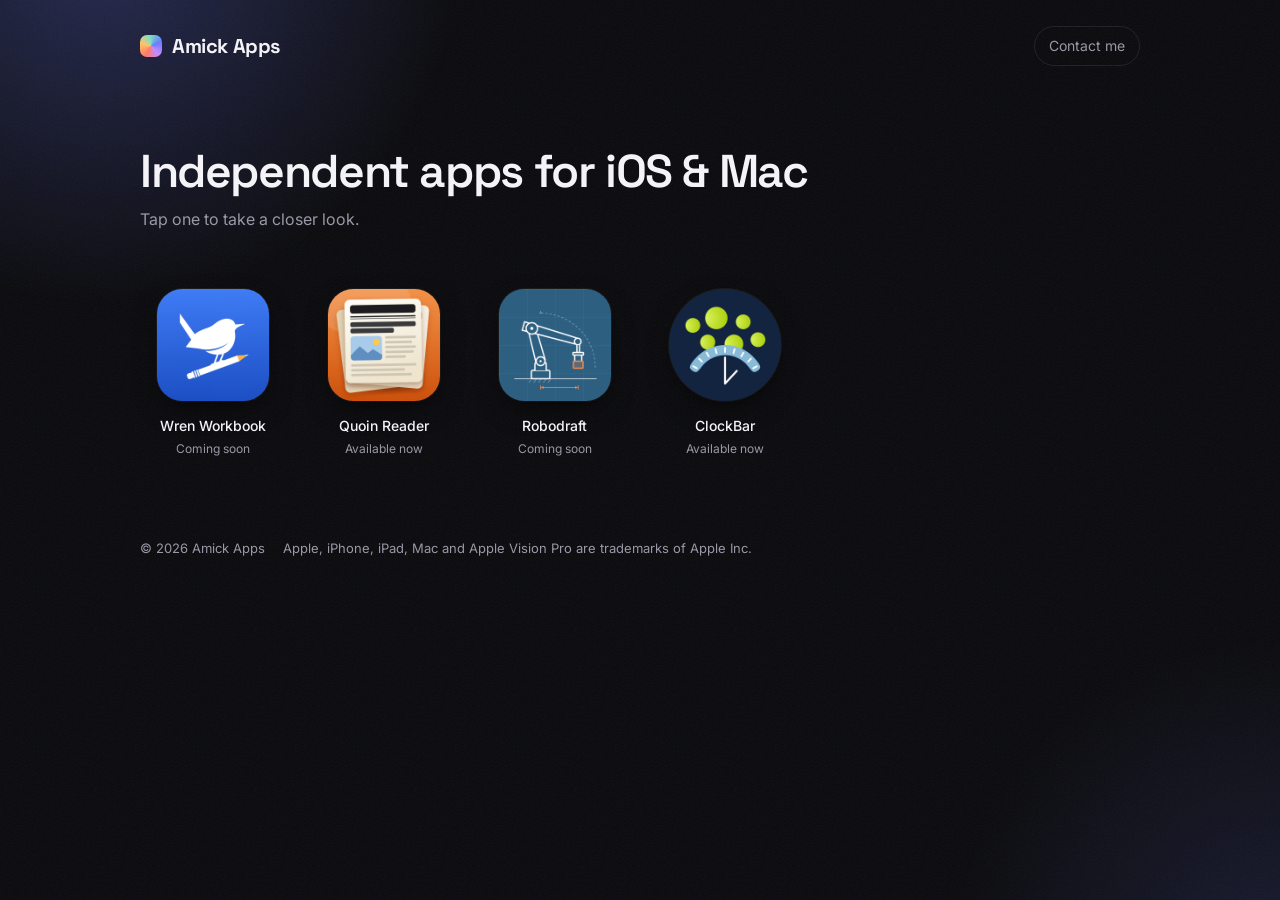
<file: index.html>
<!doctype html>
<html lang="en">
<head>
<meta charset="utf-8">
<meta name="viewport" content="width=device-width, initial-scale=1, viewport-fit=cover">
<title>Amick Apps</title>
<meta name="description" content="Small, carefully made apps for iPhone, iPad, Mac and Apple Vision Pro by Amick Apps.">
<meta name="theme-color" content="#0a0a0d">
<link rel="preconnect" href="https://fonts.googleapis.com">
<link rel="preconnect" href="https://fonts.gstatic.com" crossorigin>
<link href="https://fonts.googleapis.com/css2?family=Inter:wght@400;500;600&family=Space+Grotesk:wght@600;700&display=swap" rel="stylesheet">
<link rel="stylesheet" href="style.css">
</head>
<body>
<div class="ambient"></div>
<div class="grain"></div>

<div class="home" id="home">
  <header class="top" style="padding:0 0 0;max-width:none">
    <a class="wordmark" href="./"><i></i>Amick Apps</a>
    <a class="contact" id="contactTop" href="#">Contact me</a>
  </header>

  <section class="intro" style="margin-top:9vh">
   <!-- <h1>Small apps,<br>made with care.</h1> -->
    <h1>Independent apps for iOS & Mac</h1>
    <p>Tap one to take a closer look.</p>
  </section>

  <nav class="grid" id="grid" aria-label="Apps"></nav>
</div>

<footer id="footer">
  <span>© <span id="year"></span> Amick Apps</span>
  <span>Apple, iPhone, iPad, Mac and Apple Vision Pro are trademarks of Apple Inc.</span>
</footer>

<main class="detail" id="detail" hidden aria-live="polite"></main>

<div class="lightbox" id="lightbox" hidden>
  <button class="lb-close" aria-label="Close">✕</button>
  <button class="lb-nav lb-prev" aria-label="Previous">‹</button>
  <img alt="">
  <button class="lb-nav lb-next" aria-label="Next">›</button>
</div>

<script>
/* ============================================================
   EDIT HERE — everything about your apps lives in this list.
   - icon: swap the inline SVG for '<img src="icons/lunch-bell.png" alt="">' once you have real icons
   - screenshots: one set per device — shots("iPhone", 1218 / 560, "shots/myapp-iphone", 6)
     loads shots/myapp-iphone-1.jpg … -6.jpg (the ratio is image height / width)
   - appStore: paste the App Store link when the app goes live
   ============================================================ */
const SUPPORT_EMAIL = "support@amick.app";

// Which apps appear on the site, in order. Add an id back to show it again.
const SHOW = ["wren-workbook", "quoin-reader", "robodraft", "clockbar"];

// Builds a device's screenshot set: shots/<prefix>-1.jpg, -2.jpg, …
const shots = (device, ratio, prefix, count) =>
  ({ device, ratio, files: Array.from({ length: count }, (_, i) => `${prefix}-${i + 1}.jpg`) });

const allApps = [
  {
    id: "wren-workbook", name: "Wren Workbook", color: "#3f7cf5",
    tagline: "Notes and to-dos, one project at a time.",
    status: "Coming soon", platforms: ["iPhone", "iPhone Duo", "iPad"],
    features: [
      ["Notes that make to-dos", "Start a line with [ ] in any note and it becomes a to-do in that project's list, linked back to the note."],
      ["A clear Today", "What's due from every project in one list, late items first, with Upcoming for the weeks ahead."],
      ["Sketch with Apple Pencil", "Draw boxes beside your handwriting and Find To-Dos turns them into to-dos, read on your device."],
      ["Sync your way", "iCloud with no setup, your own free server for a web app and a Claude connector, or just this device."],
    ],
    privacy: "No accounts, ads, analytics or tracking. Your notes and to-dos stay on your device and go only where you choose: your own iCloud, your own server, or nowhere. I never see them.",
    screenshots: [
      shots("iPhone", 1216 / 560, "shots/wren-iphone", 6),
      shots("iPhone Duo", 985 / 1400, "shots/wren-duo", 4),
      shots("iPad", 1050 / 1400, "shots/wren-ipad", 4),
    ],
    appStore: "",
    icon: `<img src="icons/wren-workbook.png" alt="">`
  },
  {
    id: "lunch-bell", name: "Lunch Bell", color: "#ff7a66",
    tagline: "Today's school lunch, right on your Home Screen.",
    status: "Coming soon", platforms: ["iPhone"],
    features: [
      ["Find your school", "Pick your district and school once — Lunch Bell remembers it."],
      ["Lunch at a glance", "A Home Screen widget shows today's menu without opening anything."],
      ["The week ahead", "Peek at upcoming days so there are no Monday-morning surprises."],
    ],
    privacy: "Your district and school are saved on your device. Menus come from LINQ Connect, which sees a standard web request. No accounts, no tracking.",
    screenshots: [], appStore: "",
    icon: `<svg viewBox="0 0 100 100"><rect width="100" height="100" fill="#ff7a66"/><rect x="16" y="20" width="68" height="60" rx="12" fill="#fff3df"/><rect x="22" y="26" width="34" height="48" rx="7" fill="#f6e2c2"/><rect x="60" y="26" width="18" height="22" rx="6" fill="#f6e2c2"/><rect x="60" y="52" width="18" height="22" rx="6" fill="#f6e2c2"/><path d="M26 62 L39 34 L52 62 Z" fill="#e9b26b"/><path d="M28.5 57 L39 39 L49.5 57" fill="none" stroke="#7bbf6a" stroke-width="3.5" stroke-linejoin="round"/><circle cx="69" cy="37" r="7" fill="#e24b3b"/><path d="M69 30 q2 -4 5 -3" stroke="#5a8f3d" stroke-width="2" fill="none" stroke-linecap="round"/><circle cx="66" cy="60" r="3.5" fill="#ffb347"/><circle cx="72" cy="66" r="3.5" fill="#ffb347"/></svg>`
  },
  {
    id: "quoin-reader", name: "Quoin Reader", color: "#ee7a33",
    tagline: "A Newspaper-style RSS Reader.",
    status: "Available now", platforms: ["iPhone", "iPhone Duo", "iPad", "Mac"],
    features: [
      ["Newspaper layout", "On iPad, iPhone Duo, and Mac, feeds are displayed in multiple columns."],
      ["Weather at a glance", "A masthead with the weather."],
      ["The Briefing", "A quick summary card of what's new across your feeds."],
      ["Filler filter", "Clickbait and filler get filtered on-device with Apple Intelligence."],
    ],
    privacy: "No accounts, ads, analytics or tracking. Your feeds, articles and settings stay on your device, and The Briefing and smart filters run on Apple's on-device model.",
    screenshots: [
      shots("iPhone", 1218 / 560, "shots/quoin-iphone", 6),
      shots("iPhone Duo", 1137 / 800, "shots/quoin-duo", 6),
      shots("iPad", 1050 / 1400, "shots/quoin-ipad", 4),
    ],
    appStore: "https://apps.apple.com/us/app/quoin-reader/id6822760577",
    icon: `<img src="icons/quoin-reader.png" alt="">`
  },
  {
    id: "clockbar", name: "ClockBar", color: "#a9d62f", round: true,
    tagline: "Time and weather at a glance — a menu-bar-style clock for Apple Vision Pro.",
    status: "Available now", platforms: ["Apple Vision Pro"],
    features: [
      ["Time, date & calendar", "A compact clock you can place anywhere in your space, with your calendar events for any day."],
      ["Weather", "Today's conditions, an hourly forecast and a 10-day outlook."],
      ["Calendar & reminders", "Flip through months and check off today's reminders right from the clock."],
      ["Live ornaments", "Glanceable weather and battery ornaments, plus multiple color themes."],
    ],
    privacy: "ClockBar collects no data. If you've opted in to sharing analytics with developers, Apple may send me anonymized crash reports.",
    screenshots: [shots("Apple Vision Pro", 788 / 1400, "shots/clockbar", 4)],
    appStore: "https://apps.apple.com/us/app/clockbar/id6478404834",
    icon: `<img src="icons/clockbar.png" alt="">`
  },
  {
    id: "doodle-approach", name: "Doodle Approach", color: "#8fb3e8",
    tagline: "Air traffic control, drawn in the margins of your notebook.",
    status: "Coming soon", platforms: ["iPhone", "iPhone Duo", "iPad"],
    features: [
      ["Draw the route", "Trace a flight path with your finger or Apple Pencil and guide every plane home."],
      ["The notebook is the world", "Dodge coffee rings, ink blots and a wandering paperclip."],
      ["Your own planes", "Sketch custom planes to fly. Purely cosmetic — and they stay private."],
      ["Zen mode", "No crashes to worry about, just a running landing count."],
    ],
    privacy: "Your drawings, scores and progress are stored on your device and never uploaded or shared.",
    screenshots: [], appStore: "",
    icon: `<svg viewBox="0 0 100 100"><rect width="100" height="100" fill="#fdfcf7"/><g stroke="#cfe0f2" stroke-width="1"><path d="M0 22H100M0 38H100M0 54H100M0 70H100M0 86H100"/></g><path d="M14 0V100" stroke="#f2b8b8" stroke-width="1.5"/><rect x="58" y="70" width="30" height="9" rx="2" fill="none" stroke="#555" stroke-width="2"/><path d="M62 74.5h4M70 74.5h4M78 74.5h4" stroke="#555" stroke-width="1.5"/><path d="M28 30 C40 38, 46 58, 60 68" fill="none" stroke="#777" stroke-width="2" stroke-dasharray="3 4" stroke-linecap="round"/><g transform="translate(24 26) rotate(40)"><path d="M0 -10 L2.5 -2 L12 2 L12 5 L2.5 3 L1.5 10 L5 13 L5 15 L0 13.5 L-5 15 L-5 13 L-1.5 10 L-2.5 3 L-12 5 L-12 2 L-2.5 -2 Z" fill="#e8eef9" stroke="#3b3b3b" stroke-width="1.6" stroke-linejoin="round"/></g><g transform="translate(66 60) rotate(-35)"><rect x="-3.5" y="-22" width="7" height="22" fill="#ffc94d" stroke="#3b3b3b" stroke-width="1.4"/><path d="M-3.5 0 L0 8 L3.5 0 Z" fill="#f2d3a8" stroke="#3b3b3b" stroke-width="1.4" stroke-linejoin="round"/><path d="M-1.2 5.3 L0 8 L1.2 5.3Z" fill="#3b3b3b"/><rect x="-3.5" y="-27" width="7" height="5" fill="#f28b9a" stroke="#3b3b3b" stroke-width="1.4"/></g></svg>`
  },
  {
    id: "robodraft", name: "Robodraft", color: "#4f8df0",
    tagline: "Estimate a cycle time in minutes, not hours.",
    status: "Coming soon", platforms: ["iPhone", "iPad"],
    features: [
      ["Robot suggestions", "Enter part size, part weight and tool weight to get a robot that fits."],
      ["Pick & place in 3D", "Drop points in space, including tilted picks with full 6-axis motion."],
      ["Reach & cycle time", "See whether it reaches, watch it run, and get a cycle-time estimate."],
      ["ROBOGUIDE export", "Generate a TP (.LS) program to carry into ROBOGUIDE."],
    ],
    privacy: "Projects, cell layouts and exported programs are stored on your device.",
    screenshots: [], appStore: "",
    icon: `<img src="icons/robodraft.png" alt="">`
  },
  {
    id: "knitting", name: "Knitting app", color: "#f3a6bd",
    tagline: "Your patterns, one row at a time.",
    status: "In development", platforms: ["iPhone", "iPad"],
    features: [
      ["Pattern library", "Import pattern PDFs and the details are pulled out for you."],
      ["Knitting mode", "Step through instructions one at a time — it works in landscape, too."],
      ["Chart row tracker", "Colorwork charts shown row by row, color by color. Mark a row done and keep going."],
      ["Ravelry & iCloud", "Connect Ravelry, and your PDFs and progress sync through iCloud."],
    ],
    privacy: "Patterns and progress are stored on your device and in your own iCloud. If you connect Ravelry, the app talks to Ravelry for you.",
    screenshots: [], appStore: "",
    icon: `<svg viewBox="0 0 100 100"><rect width="100" height="100" fill="#f6dfe4"/><path d="M8 84 C30 70, 60 96, 92 80" stroke="#e98fa8" stroke-width="3" fill="none" stroke-linecap="round"/><g fill="#fffaf2"><circle cx="38" cy="48" r="13"/><circle cx="52" cy="42" r="14"/><circle cx="64" cy="50" r="12"/><circle cx="46" cy="60" r="13"/><circle cx="60" cy="62" r="12"/><circle cx="34" cy="60" r="10"/></g><rect x="38" y="68" width="5" height="12" rx="2.5" fill="#3a2430"/><rect x="56" y="68" width="5" height="12" rx="2.5" fill="#3a2430"/><ellipse cx="72" cy="46" rx="10" ry="12" fill="#3a2430"/><ellipse cx="66" cy="38" rx="5" ry="3" fill="#3a2430" transform="rotate(-30 66 38)"/><circle cx="75" cy="44" r="2" fill="#fffaf2"/><circle cx="69" cy="44" r="2" fill="#fffaf2"/><ellipse cx="72" cy="52" rx="3" ry="1.6" fill="#f3a6bd"/></svg>`
  },
  {
    id: "roast-logger", name: "Roast logger", color: "#e08a3c",
    tagline: "Watch your Aillio Bullet roast curve, live.",
    status: "In development", platforms: ["iPad", "iPhone"],
    features: [
      ["Live curves", "Bean temperature and rate of rise, graphed as the roast happens."],
      ["Roast log", "Every roast saved with its curve so you can compare batches."],
      ["Raspberry Pi bridge", "A small Pi connects to the roaster over USB and streams to the app over Wi-Fi."],
      ["Read-only by design", "It watches and records — it never controls the roaster."],
    ],
    privacy: "Roast data travels over your local Wi-Fi from your Raspberry Pi to the app and is stored on your device. Nothing is sent to me.",
    screenshots: [], appStore: "",
    icon: `<svg viewBox="0 0 100 100"><rect width="100" height="100" fill="#2a1d16"/><g stroke="#f4e6d6" stroke-opacity=".1"><path d="M14 30H86M14 50H86M14 70H86"/></g><path d="M14 82 C26 82, 30 58, 46 52 S70 40, 86 24" fill="none" stroke="#e08a3c" stroke-width="4" stroke-linecap="round"/><path d="M14 66 C30 40, 50 46, 86 56" fill="none" stroke="#7bc6b8" stroke-width="2.5" stroke-linecap="round" stroke-dasharray="1 5"/><circle cx="86" cy="24" r="5" fill="#e08a3c"/><g transform="translate(30 30) rotate(-30)"><ellipse rx="10" ry="13" fill="#6b3f26"/><path d="M0 -12 C-4 -4, 4 4, 0 12" stroke="#2a1d16" stroke-width="2" fill="none"/></g></svg>`
  },
];

/* ============================================================ */
const apps = SHOW.map(id => allApps.find(a => a.id === id)).filter(Boolean);

const $ = (s, el = document) => el.querySelector(s);
const grid = $("#grid"), detail = $("#detail");
const reduce = matchMedia("(prefers-reduced-motion: reduce)").matches;
const mail = (subject) => `mailto:${SUPPORT_EMAIL}?subject=${encodeURIComponent(subject)}`;
$("#year").textContent = new Date().getFullYear();
$("#contactTop").href = mail("Hello from amick.app");

grid.innerHTML = apps.map(a => `
  <button class="tile" data-id="${a.id}" style="--c:${a.color}" aria-label="${a.name}">
    <span class="icon${a.round ? " round" : ""}">${a.icon}</span>
    <span class="name">${a.name}</span>
    <span class="status">${a.status}</span>
  </button>`).join("");

// Small line icons shown beside each platform name
const DEVICE_ICONS = (() => {
  const svg = (d) => `<svg width="14" height="14" viewBox="0 0 24 24" fill="none" stroke="currentColor" stroke-width="1.8" stroke-linecap="round" stroke-linejoin="round" aria-hidden="true">${d}</svg>`;
  return {
    "iPhone": svg('<rect x="6.5" y="2.5" width="11" height="19" rx="2.5"/><path d="M10.5 5h3"/>'),
    "iPhone Duo": svg('<rect x="2.5" y="4" width="9" height="16" rx="2"/><rect x="12.5" y="4" width="9" height="16" rx="2"/>'),
    "iPad": svg('<rect x="3.5" y="3" width="17" height="18" rx="2.5"/><path d="M11 18h2"/>'),
    "Mac": svg('<rect x="4" y="4.5" width="16" height="11" rx="1.5"/><path d="M2 19h20"/>'),
    "Apple Vision Pro": svg('<path d="M3 10.5c0-2.5 2-4 4.5-4h9c2.5 0 4.5 1.5 4.5 4v1.5c0 2.8-1.8 4.5-4 4.5-1.6 0-2.6-.8-3.3-1.9-.4-.6-1-.9-1.7-.9s-1.3.3-1.7.9c-.7 1.1-1.7 1.9-3.3 1.9-2.2 0-4-1.7-4-4.5z"/>'),
  };
})();

function renderDetail(a) {
  let i = 0; const r = () => `style="--i:${i++}"`;
  const sets = a.screenshots;
  const tabs = sets.length > 1
    ? `<div class="seg" role="tablist"><span class="seg-pill"></span>${sets.map((set, k) =>
        `<button role="tab" data-k="${k}" aria-selected="${k === 0}">${set.device}</button>`).join("")}</div>`
    : sets.length === 1 ? `<p class="device-note">${sets[0].device}</p>` : "";
  const store = a.appStore
    ? `<a class="store" href="${a.appStore}"><img src="badges/app-store.svg" alt="Download on the App Store" onerror="this.parentNode.className='button';this.replaceWith('View on the App Store  →')"></a>`
    : `<span class="soon"><b></b>${a.status === "Coming soon" ? "Coming soon to the App Store" : "In development"}</span>`;
  detail.innerHTML = `
    <div class="detail-inner">
      <button class="back reveal" style="--i:0" id="back">
        <svg width="16" height="16" viewBox="0 0 16 16" fill="none" stroke="currentColor" stroke-width="1.8" stroke-linecap="round" stroke-linejoin="round"><path d="M10 3 5 8l5 5"/></svg>All apps
      </button>
      <section class="hero">
        <span class="icon${a.round ? " round" : ""}" id="heroIcon" style="visibility:hidden">${a.icon}</span>
        <h1 class="reveal" ${(i = 1, r())}>${a.name}</h1>
        <p class="tagline reveal" ${r()}>${a.tagline}</p>
        <div class="meta reveal" ${r()}>
          <div class="chips" aria-label="Runs on">${a.platforms.map(p => `<span class="chip">${DEVICE_ICONS[p] || ""}${p}</span>`).join("")}</div>
        </div>
        <div class="reveal" ${r()}>${store}</div>
      </section>

      <section class="section reveal" ${r()}>
        <h2>Features</h2>
        <div class="features">${a.features.map(([t, d]) => `<div class="feature"><h3>${t}</h3><p>${d}</p></div>`).join("")}</div>
      </section>

      <section class="section reveal" ${r()}>
        <h2>Screenshots</h2>
        ${tabs}
        <div class="shots" id="shots"></div>
      </section>

      <section class="section reveal" ${r()} id="${a.id}-privacy">
        <h2>Privacy & support</h2>
        <div class="cards">
          <div class="card">
            <h3>Privacy</h3>
            <p>${a.privacy}</p>
            <a class="link" href="privacy.html#${a.id}">Full privacy policy</a>
          </div>
          <div class="card">
            <h3>Need help?</h3>
            <p>Found a bug or have an idea? I read every message and usually reply within a couple of days.</p>
            <a class="button" href="${mail(a.name + " support")}">
              <svg width="16" height="16" viewBox="0 0 24 24" fill="none" stroke="currentColor" stroke-width="2" stroke-linecap="round" stroke-linejoin="round"><rect x="3" y="5" width="18" height="14" rx="3"/><path d="m3 7 9 6 9-6"/></svg>Contact me
            </a>
          </div>
        </div>
      </section>
    </div>`;
  $("#back").onclick = () => { location.hash = ""; };

  const strip = $("#shots");
  const showSet = (k) => {
    const set = sets[k];
    strip.innerHTML = set
      ? set.files.map((f, n) => `<figure class="shot" style="--r:${set.ratio}"><img src="${f}" alt="${a.name} on ${set.device}, screenshot ${n + 1}" loading="lazy" decoding="async"></figure>`).join("")
      : [1, 2, 3].map(() => `<figure class="shot ph"><span>Screenshot coming soon</span></figure>`).join("");
    strip.scrollLeft = 0;
  };
  showSet(0);
  strip.addEventListener("click", (e) => {
    const fig = e.target.closest(".shot:not(.ph)");
    if (fig) openLightbox([...strip.querySelectorAll(".shot img")], [...strip.children].indexOf(fig));
  });

  const seg = $(".seg", detail);
  if (seg) {
    const pill = $(".seg-pill", seg);
    const move = (btn) => { pill.style.left = btn.offsetLeft + "px"; pill.style.width = btn.offsetWidth + "px"; };
    requestAnimationFrame(() => move($('[aria-selected="true"]', seg)));
    seg.addEventListener("click", (e) => {
      const btn = e.target.closest("button");
      if (!btn || btn.getAttribute("aria-selected") === "true") return;
      seg.querySelectorAll("button").forEach(b => b.setAttribute("aria-selected", b === btn));
      move(btn);
      strip.classList.add("swap");
      setTimeout(() => { showSet(+btn.dataset.k); strip.classList.remove("swap"); }, reduce ? 0 : 180);
    });
  }
}

// Fly an icon from one element's position to another's (FLIP)
function fly(from, to, html, duration = 560, round = false) {
  const a = from.getBoundingClientRect(), b = to.getBoundingClientRect();
  if (reduce || !a.width || !b.width) return Promise.resolve();
  const c = document.createElement("div");
  c.className = "flyer";
  c.innerHTML = `<span class="icon${round ? " round" : ""}">${html}</span>`;
  Object.assign(c.style, { left: b.left + "px", top: b.top + "px", width: b.width + "px" });
  document.body.append(c);
  const s = a.width / b.width;
  return c.animate([
    { transform: `translate(${a.left - b.left}px, ${a.top - b.top}px) scale(${s})` },
    { transform: "translate(0,0) scale(1.06)", offset: .82 },
    { transform: "none" }
  ], { duration, easing: "cubic-bezier(.2,.8,.2,1)" }).finished.then(() => c.remove());
}

// Tap a screenshot to view it full size
const lb = $("#lightbox"), lbImg = $("img", lb);
let lbList = [], lbIdx = 0;
function lbShow(n) {
  lbIdx = (n + lbList.length) % lbList.length;
  lbImg.src = lbList[lbIdx].src; lbImg.alt = lbList[lbIdx].alt;
  lb.classList.toggle("single", lbList.length < 2);
}
function openLightbox(imgs, n) {
  lbList = imgs; lbShow(n); lb.hidden = false;
  requestAnimationFrame(() => lb.classList.add("on"));
}
function closeLightbox() {
  lb.classList.remove("on");
  setTimeout(() => { lb.hidden = true; }, reduce ? 0 : 250);
}
lb.addEventListener("click", (e) => {
  if (e.target.closest(".lb-prev")) lbShow(lbIdx - 1);
  else if (e.target.closest(".lb-next")) lbShow(lbIdx + 1);
  else if (e.target !== lbImg) closeLightbox();
});
let touchX = null;
lb.addEventListener("touchstart", (e) => { touchX = e.touches[0].clientX; }, { passive: true });
lb.addEventListener("touchend", (e) => {
  if (touchX === null) return;
  const dx = e.changedTouches[0].clientX - touchX; touchX = null;
  if (Math.abs(dx) > 40) lbShow(lbIdx + (dx < 0 ? 1 : -1));
});

let current = null, busy = false;

async function open(id, animate = true) {
  const a = apps.find(x => x.id === id);
  if (!a || busy || current === id) return;
  busy = true; current = id;
  const tileIcon = $(`.tile[data-id="${id}"] .icon`);
  document.documentElement.style.setProperty("--glow", a.color);
  document.title = `${a.name} — Amick Apps`;
  renderDetail(a);
  detail.hidden = false; detail.scrollTop = 0;
  document.body.classList.add("locked");
  tileIcon.style.visibility = "hidden";
  requestAnimationFrame(() => document.body.classList.add("open"));
  if (animate) await fly(tileIcon, $("#heroIcon"), a.icon, 560, a.round);
  $("#heroIcon").style.visibility = "visible";
  tileIcon.style.visibility = "";
  busy = false;
}

async function close() {
  if (!current || busy) return;
  busy = true;
  const tileIcon = $(`.tile[data-id="${current}"] .icon`), hero = $("#heroIcon");
  const a = apps.find(x => x.id === current);
  document.body.classList.add("closing");
  document.body.classList.remove("open");
  document.documentElement.style.setProperty("--glow", "#6b7cff");
  tileIcon.style.visibility = "hidden";
  hero.style.visibility = "hidden";
  await fly(hero, tileIcon, a.icon, 480, a.round);
  tileIcon.style.visibility = "";
  detail.hidden = true; detail.innerHTML = "";
  document.body.classList.remove("locked", "closing");
  document.title = "Amick Apps";
  current = null; busy = false;
}

grid.addEventListener("click", e => {
  const t = e.target.closest(".tile");
  if (t) location.hash = t.dataset.id;
});
addEventListener("hashchange", () => {
  const id = location.hash.slice(1).replace(/-privacy$/, "");
  id && apps.some(a => a.id === id) ? open(id) : close();
});
addEventListener("keydown", e => {
  if (!lb.hidden) {
    if (e.key === "Escape") closeLightbox();
    if (e.key === "ArrowRight") lbShow(lbIdx + 1);
    if (e.key === "ArrowLeft") lbShow(lbIdx - 1);
    return;
  }
  if (e.key === "Escape" && current) location.hash = "";
});

// Deep links like amick.app/#robodraft open straight to that app
const start = location.hash.slice(1);
const startId = start.replace(/-privacy$/, "");
if (apps.some(a => a.id === startId)) {
  open(startId, false).then(() => start.endsWith("-privacy") && document.getElementById(start)?.scrollIntoView());
}
</script>
</body>
</html>
</file>
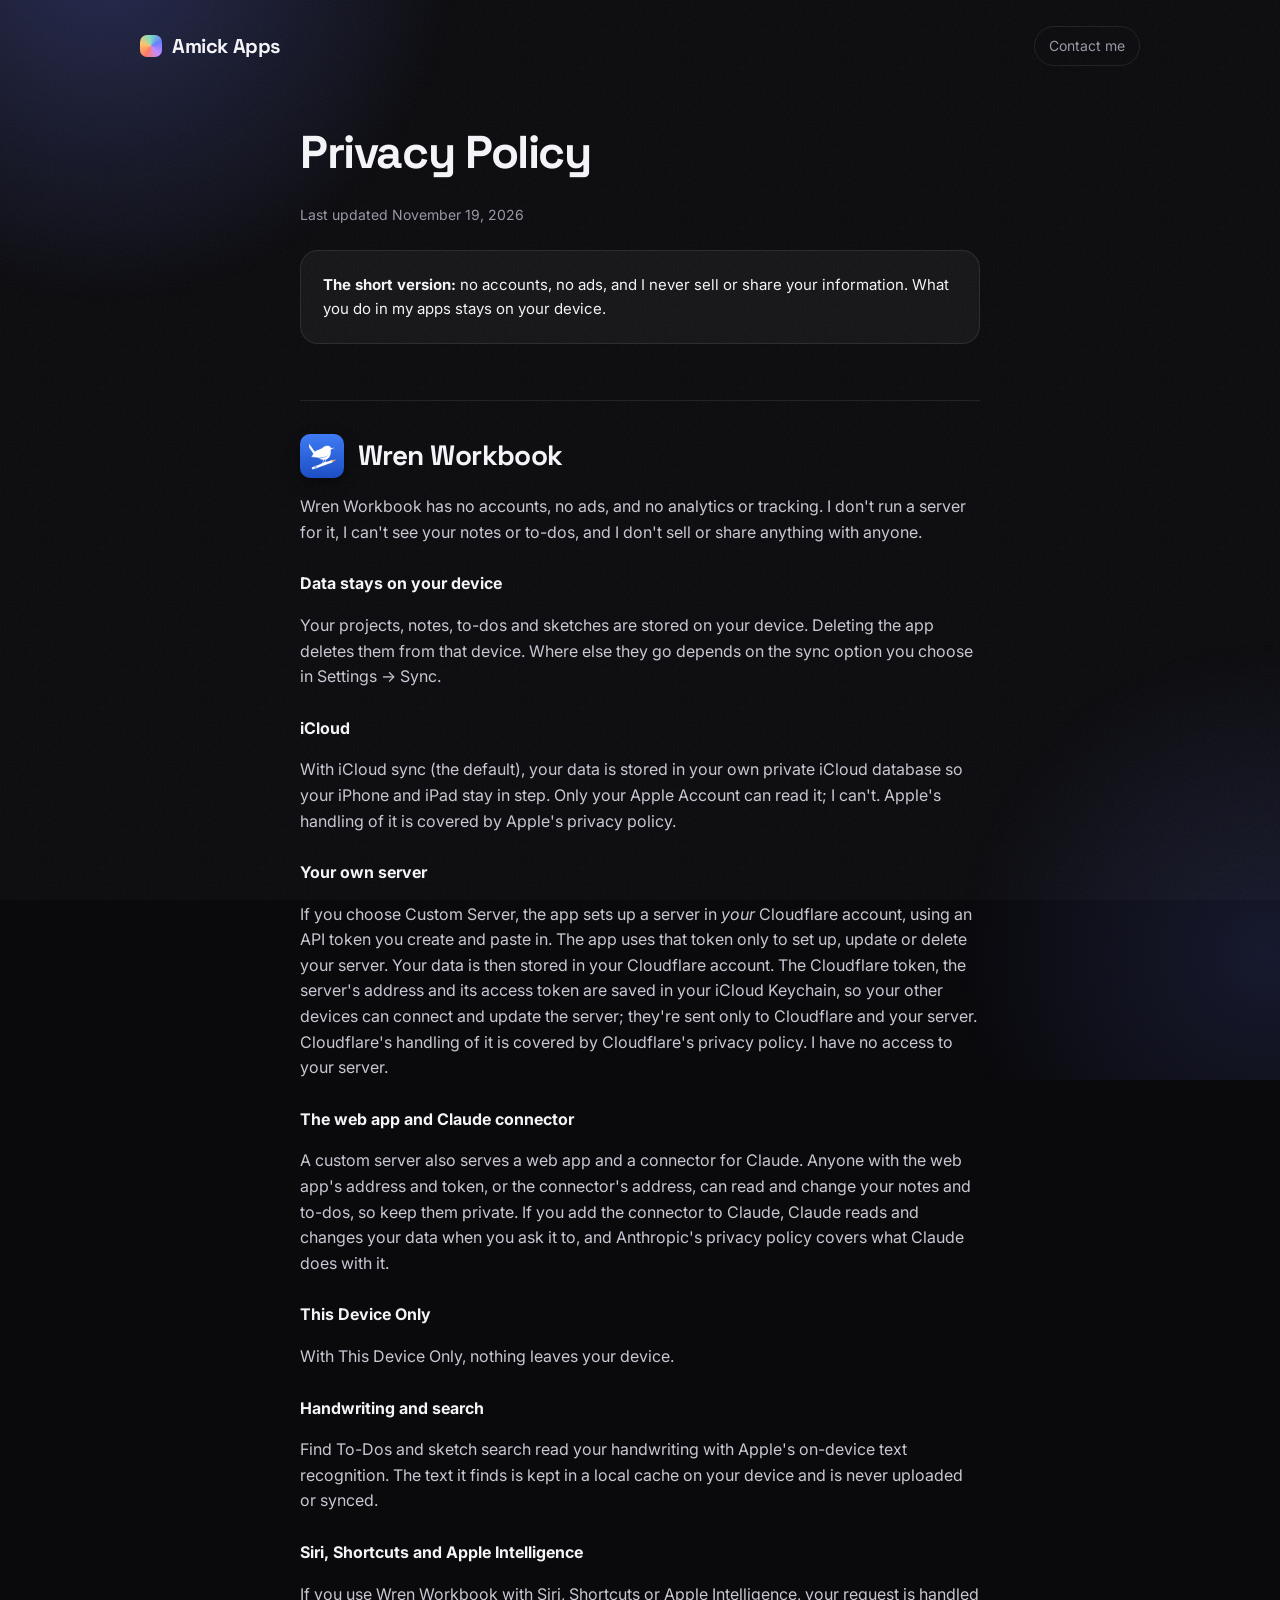
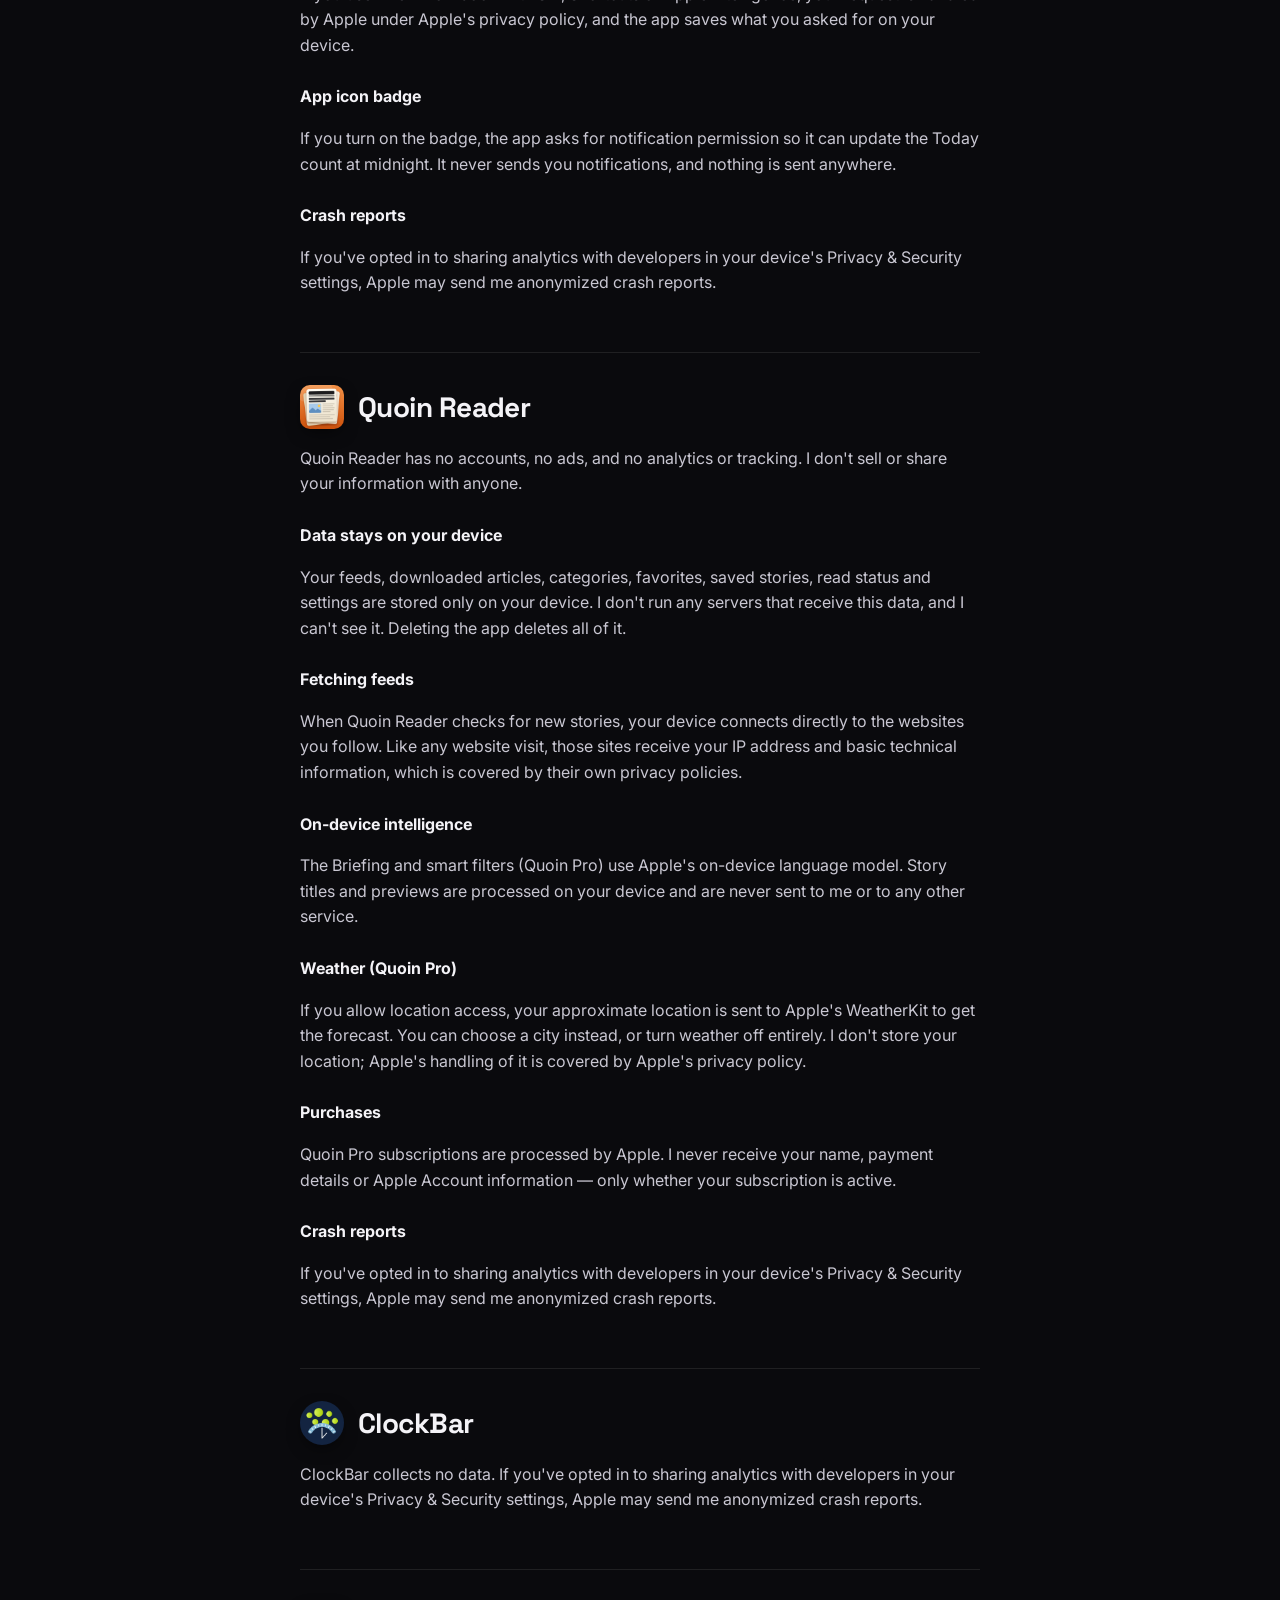
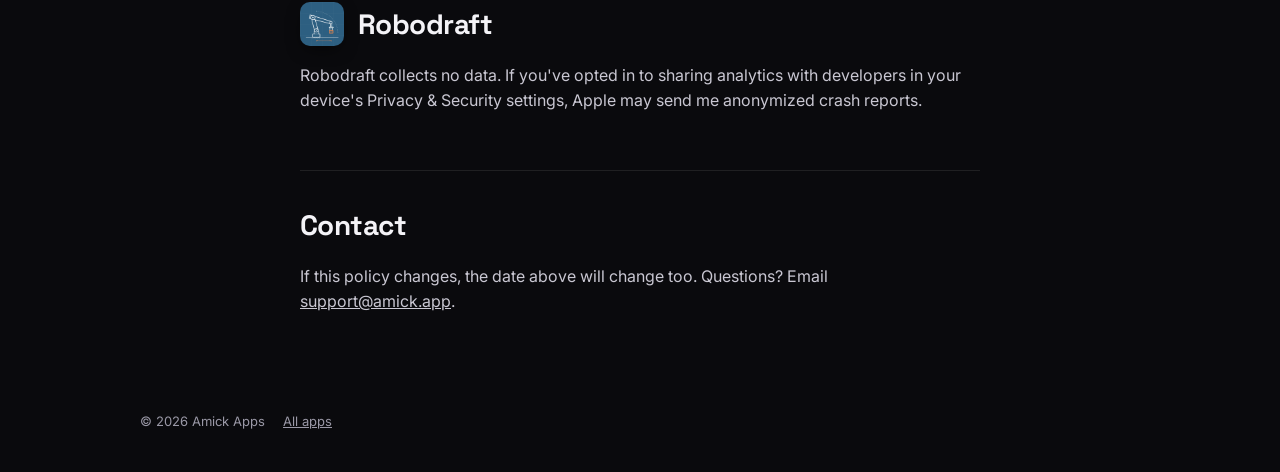
<file: privacy.html>
<!doctype html>
<html lang="en">
<head>
<meta charset="utf-8">
<meta name="viewport" content="width=device-width, initial-scale=1">
<title>Privacy Policy — Amick Apps</title>
<meta name="theme-color" content="#0a0a0d">
<link rel="preconnect" href="https://fonts.googleapis.com">
<link rel="preconnect" href="https://fonts.gstatic.com" crossorigin>
<link href="https://fonts.googleapis.com/css2?family=Inter:wght@400;500;600&family=Space+Grotesk:wght@600;700&display=swap" rel="stylesheet">
<link rel="stylesheet" href="style.css">
</head>
<body>
<div class="ambient"></div>
<div class="grain"></div>
<header class="top">
  <a class="wordmark" href="./"><i></i>Amick Apps</a>
  <a class="contact" href="mailto:support@amick.app?subject=Privacy%20question">Contact me</a>
</header>

<main class="doc">
  <h1>Privacy Policy</h1>
  <p class="updated">Last updated November 19, 2026</p>

  <div class="card" style="margin-top:24px">
    <p style="margin:0;color:var(--ink)"><strong>The short version:</strong> no accounts, no ads, and I never sell or share your information. What you do in my apps stays on your device.</p>
  </div>

  <h2 class="app-head" id="wren-workbook"><img src="icons/wren-workbook.png" alt="">Wren Workbook</h2>
  <p>Wren Workbook has no accounts, no ads, and no analytics or tracking. I don't run a server for it, I can't see your notes or to-dos, and I don't sell or share anything with anyone.</p>

  <h3>Data stays on your device</h3>
  <p>Your projects, notes, to-dos and sketches are stored on your device. Deleting the app deletes them from that device. Where else they go depends on the sync option you choose in Settings → Sync.</p>

  <h3>iCloud</h3>
  <p>With iCloud sync (the default), your data is stored in your own private iCloud database so your iPhone and iPad stay in step. Only your Apple Account can read it; I can't. Apple's handling of it is covered by Apple's privacy policy.</p>

  <h3>Your own server</h3>
  <p>If you choose Custom Server, the app sets up a server in <em>your</em> Cloudflare account, using an API token you create and paste in. The app uses that token only to set up, update or delete your server. Your data is then stored in your Cloudflare account. The Cloudflare token, the server's address and its access token are saved in your iCloud Keychain, so your other devices can connect and update the server; they're sent only to Cloudflare and your server. Cloudflare's handling of it is covered by Cloudflare's privacy policy. I have no access to your server.</p>

  <h3>The web app and Claude connector</h3>
  <p>A custom server also serves a web app and a connector for Claude. Anyone with the web app's address and token, or the connector's address, can read and change your notes and to-dos, so keep them private. If you add the connector to Claude, Claude reads and changes your data when you ask it to, and Anthropic's privacy policy covers what Claude does with it.</p>

  <h3>This Device Only</h3>
  <p>With This Device Only, nothing leaves your device.</p>

  <h3>Handwriting and search</h3>
  <p>Find To-Dos and sketch search read your handwriting with Apple's on-device text recognition. The text it finds is kept in a local cache on your device and is never uploaded or synced.</p>

  <h3>Siri, Shortcuts and Apple Intelligence</h3>
  <p>If you use Wren Workbook with Siri, Shortcuts or Apple Intelligence, your request is handled by Apple under Apple's privacy policy, and the app saves what you asked for on your device.</p>

  <h3>App icon badge</h3>
  <p>If you turn on the badge, the app asks for notification permission so it can update the Today count at midnight. It never sends you notifications, and nothing is sent anywhere.</p>

  <h3>Crash reports</h3>
  <p>If you've opted in to sharing analytics with developers in your device's Privacy &amp; Security settings, Apple may send me anonymized crash reports.</p>

  <h2 class="app-head" id="quoin-reader"><img src="icons/quoin-reader.png" alt="">Quoin Reader</h2>
  <p>Quoin Reader has no accounts, no ads, and no analytics or tracking. I don't sell or share your information with anyone.</p>

  <h3>Data stays on your device</h3>
  <p>Your feeds, downloaded articles, categories, favorites, saved stories, read status and settings are stored only on your device. I don't run any servers that receive this data, and I can't see it. Deleting the app deletes all of it.</p>

  <h3>Fetching feeds</h3>
  <p>When Quoin Reader checks for new stories, your device connects directly to the websites you follow. Like any website visit, those sites receive your IP address and basic technical information, which is covered by their own privacy policies.</p>

  <h3>On-device intelligence</h3>
  <p>The Briefing and smart filters (Quoin Pro) use Apple's on-device language model. Story titles and previews are processed on your device and are never sent to me or to any other service.</p>

  <h3>Weather (Quoin Pro)</h3>
  <p>If you allow location access, your approximate location is sent to Apple's WeatherKit to get the forecast. You can choose a city instead, or turn weather off entirely. I don't store your location; Apple's handling of it is covered by Apple's privacy policy.</p>

  <h3>Purchases</h3>
  <p>Quoin Pro subscriptions are processed by Apple. I never receive your name, payment details or Apple Account information — only whether your subscription is active.</p>

  <h3>Crash reports</h3>
  <p>If you've opted in to sharing analytics with developers in your device's Privacy &amp; Security settings, Apple may send me anonymized crash reports.</p>

  <h2 class="app-head" id="clockbar"><img class="round" src="icons/clockbar.png" alt="">ClockBar</h2>
  <p>ClockBar collects no data. If you've opted in to sharing analytics with developers in your device's Privacy &amp; Security settings, Apple may send me anonymized crash reports.</p>

  
  <h2 class="app-head" id="robodraft"><img src="icons/robodraft.png" alt="">Robodraft</h2>
  <p>Robodraft collects no data. If you've opted in to sharing analytics with developers in your device's Privacy &amp; Security settings, Apple may send me anonymized crash reports.</p>

  <h2 class="app-head">Contact</h2>
  <p>If this policy changes, the date above will change too. Questions? Email <a href="mailto:support@amick.app">support@amick.app</a>.</p>
</main>

<footer>
  <span>© 2026 Amick Apps</span>
  <a href="./">All apps</a>
</footer>
</body>
</html>
</file>
<file: style.css>
/* Registering --glow lets the background color glide between apps instead of snapping */
@property --glow { syntax: "<color>"; inherits: true; initial-value: #6b7cff; }
:root {
  transition: --glow 700ms var(--ease);
  --bg: #0a0a0d;
  --surface: rgba(255,255,255,.045);
  --surface-2: rgba(255,255,255,.08);
  --line: rgba(255,255,255,.09);
  --ink: #f4f3f7;
  --muted: #9a98a6;
  --glow: #6b7cff;
  --ease: cubic-bezier(.2,.8,.2,1);
  color-scheme: dark;
}
* { box-sizing: border-box; }
html, body { margin: 0; }
body {
  min-height: 100vh;
  background: var(--bg);
  color: var(--ink);
  font: 16px/1.6 "Inter", -apple-system, BlinkMacSystemFont, "Segoe UI", sans-serif;
  -webkit-font-smoothing: antialiased;
  overflow-x: hidden;
}
body.locked { overflow: hidden; }
a { color: inherit; }

/* Ambient glow that takes on the open app's color */
.ambient {
  position: fixed; inset: -20vh -20vw; z-index: -1; pointer-events: none;
  background:
    radial-gradient(40vmax 40vmax at 20% 10%, color-mix(in srgb, var(--glow) 28%, transparent), transparent 70%),
    radial-gradient(35vmax 35vmax at 85% 90%, color-mix(in srgb, var(--glow) 14%, transparent), transparent 70%);
}
.grain {
  position: fixed; inset: 0; z-index: -1; pointer-events: none; opacity: .06;
  background-image: url("data:image/svg+xml,%3Csvg xmlns='http://www.w3.org/2000/svg' width='160' height='160'%3E%3Cfilter id='n'%3E%3CfeTurbulence type='fractalNoise' baseFrequency='.9' numOctaves='3'/%3E%3C/filter%3E%3Crect width='100%25' height='100%25' filter='url(%23n)'/%3E%3C/svg%3E");
}

/* Header */
.top {
  max-width: 1040px; margin: 0 auto; padding: 26px 20px 0;
  display: flex; justify-content: space-between; align-items: center;
}
.wordmark {
  font-family: "Space Grotesk", "Inter", sans-serif; font-weight: 700; font-size: 20px;
  letter-spacing: -.02em; text-decoration: none; display: flex; align-items: center; gap: 10px;
}
.wordmark i {
  width: 22px; height: 22px; border-radius: 7px; display: inline-block;
  background: conic-gradient(from 210deg, #ff7a66, #ffc36b, #7be0c3, #6b7cff, #c58bff, #ff7a66);
}
.top a.contact {
  font-size: 14px; color: var(--muted); text-decoration: none;
  padding: 8px 14px; border: 1px solid var(--line); border-radius: 999px;
  transition: color .2s, border-color .2s, background .2s;
}
.top a.contact:hover { color: var(--ink); border-color: rgba(255,255,255,.25); background: var(--surface); }

/* Home grid */
.home {
  max-width: 1040px; margin: 0 auto; padding: 26px 20px 80px;
  transition: opacity 380ms var(--ease), transform 480ms var(--ease);
}
body.open .home { opacity: 0; transform: scale(.96); pointer-events: none; }
.intro h1 {
  font-family: "Space Grotesk", "Inter", sans-serif; font-weight: 600;
  font-size: clamp(30px, 5vw, 46px); line-height: 1.08; letter-spacing: -.03em; margin: 0 0 10px;
}
.intro p { color: var(--muted); margin: 0 0 56px; max-width: 40ch; }
.grid {
  display: grid; gap: 40px 24px;
  grid-template-columns: repeat(auto-fill, minmax(128px, 1fr));
}
.tile {
  all: unset; cursor: pointer; display: flex; flex-direction: column; align-items: center; gap: 14px;
  -webkit-tap-highlight-color: transparent;
}
.tile .icon { width: 112px; transition: transform 350ms var(--ease), box-shadow 350ms var(--ease); }
.tile:hover .icon, .tile:focus-visible .icon {
  transform: translateY(-6px) scale(1.04);
  box-shadow: 0 22px 50px -12px var(--c), 0 0 0 1px rgba(255,255,255,.12);
}
.tile:active .icon { transform: scale(.96); }
.tile:focus-visible { outline: none; }
.tile .name { font-size: 14px; font-weight: 500; text-align: center; }
.tile .status { font-size: 12px; color: var(--muted); margin-top: -12px; }

/* App icon */
.icon {
  aspect-ratio: 1; border-radius: 22.5%; overflow: hidden; display: block;
  box-shadow: 0 10px 30px -10px rgba(0,0,0,.8), 0 0 0 1px rgba(255,255,255,.06);
  background: #222;
}
.icon.round { border-radius: 50%; }
.icon svg, .icon img { width: 100%; height: 100%; display: block; }

/* Flying clone */
.flyer { position: fixed; z-index: 50; transform-origin: 0 0; pointer-events: none; }
.flyer .icon { width: 100%; }

/* Detail view */
.detail {
  position: fixed; inset: 0; overflow-y: auto; z-index: 10;
  -webkit-overflow-scrolling: touch;
}
.detail[hidden] { display: none; }
.detail-inner { max-width: 820px; margin: 0 auto; padding: 22px 20px 90px; }
.back {
  all: unset; cursor: pointer; display: inline-flex; align-items: center; gap: 8px;
  font-size: 14px; color: var(--muted); padding: 8px 14px 8px 10px;
  border: 1px solid var(--line); border-radius: 999px; transition: color .2s, background .2s;
}
.back:hover { color: var(--ink); background: var(--surface); }
.hero { text-align: center; padding: 34px 0 10px; }
.hero .icon { width: 132px; margin: 0 auto 24px; box-shadow: 0 30px 70px -20px var(--glow), 0 0 0 1px rgba(255,255,255,.1); }
.hero h1 {
  font-family: "Space Grotesk", "Inter", sans-serif; font-weight: 600;
  font-size: clamp(34px, 6vw, 52px); letter-spacing: -.03em; line-height: 1.05; margin: 0 0 10px;
}
.hero .tagline { color: var(--muted); font-size: 18px; margin: 0 auto 22px; max-width: 34ch; }
.meta { margin-bottom: 26px; }
.chips { display: flex; flex-wrap: wrap; justify-content: center; gap: 8px; }
.chip svg { margin-right: 6px; vertical-align: -2px; opacity: .8; }
.chip { display: inline-flex; align-items: center; font-size: 13px; padding: 5px 12px; border-radius: 999px; background: var(--surface-2); color: #d8d6e0; }
.store img { height: 48px; }
.soon {
  display: inline-flex; align-items: center; gap: 10px; padding: 12px 20px; border-radius: 14px;
  border: 1px solid var(--line); background: var(--surface); font-size: 14px; color: #d8d6e0;
}
.store { display: inline-block; }
.soon b { width: 8px; height: 8px; border-radius: 50%; background: var(--glow); box-shadow: 0 0 12px var(--glow); animation: pulse 2s infinite; }
@keyframes pulse { 50% { opacity: .35; } }

.section { margin-top: 64px; }
.section h2 {
  font-size: 13px; text-transform: uppercase; letter-spacing: .14em; color: var(--muted);
  font-weight: 600; margin: 0 0 18px;
}
.features { display: grid; grid-template-columns: repeat(auto-fill, minmax(230px, 1fr)); gap: 14px; }
.feature {
  background: var(--surface); border: 1px solid var(--line); border-radius: 18px; padding: 18px 18px 16px;
}
.feature h3 { margin: 0 0 6px; font-size: 16px; font-weight: 600; display: flex; gap: 10px; align-items: center; }
.feature h3::before {
  content: ""; width: 8px; height: 8px; border-radius: 3px; background: var(--glow); flex: none;
  box-shadow: 0 0 10px var(--glow);
}
.feature p { margin: 0; color: var(--muted); font-size: 15px; }

.shots {
  display: flex; gap: 14px; overflow-x: auto; scroll-snap-type: x mandatory; align-items: flex-start;
  padding: 4px 20px 18px; margin: 0 -20px; scroll-padding: 0 20px; scrollbar-width: none;
  transition: opacity 180ms var(--ease), transform 260ms var(--ease);
  --h: 480px;
}
.shots.swap { opacity: 0; transform: translateX(10px); }
.shots::-webkit-scrollbar { display: none; }
.shot {
  flex: none; margin: 0; border-radius: 20px; overflow: hidden; scroll-snap-align: start;
  border: 1px solid var(--line); position: relative;
  background: linear-gradient(160deg, color-mix(in srgb, var(--glow) 45%, #15151b), #111116 70%);
  box-shadow: 0 18px 40px -22px rgba(0,0,0,.9);
}
.shot img {
  display: block;
  height: min(var(--h), calc(min(84vw, 680px) * var(--r)));
  width: calc(min(var(--h), calc(min(84vw, 680px) * var(--r))) / var(--r));
}
.shot:not(.ph) { cursor: zoom-in; transition: transform 300ms var(--ease); }
.shot:not(.ph):hover { transform: translateY(-3px); }
.shot.ph { width: 210px; height: 450px; }
.shot span { position: absolute; inset: auto 0 18px; text-align: center; font-size: 12px; color: rgba(255,255,255,.55); }

.seg {
  position: relative; display: inline-flex; padding: 4px; margin: 0 0 18px; max-width: 100%;
  border-radius: 999px; background: var(--surface); border: 1px solid var(--line);
}
.seg button {
  all: unset; position: relative; z-index: 1; cursor: pointer; white-space: nowrap;
  padding: 7px 15px; font-size: 14px; font-weight: 500; color: var(--muted); border-radius: 999px;
  transition: color 250ms var(--ease);
}
.seg button:hover { color: var(--ink); }
.seg button[aria-selected="true"] { color: #0a0a0d; }
.seg button:focus-visible { outline: 2px solid var(--glow); outline-offset: 2px; }
.seg-pill {
  position: absolute; top: 4px; bottom: 4px; left: 4px; width: 0; border-radius: 999px;
  background: var(--ink); box-shadow: 0 4px 16px -4px var(--glow);
  transition: left 380ms var(--ease), width 380ms var(--ease);
}
.lightbox {
  position: fixed; inset: 0; z-index: 100; display: grid; place-items: center;
  background: rgba(6,6,9,.88); backdrop-filter: blur(18px); -webkit-backdrop-filter: blur(18px);
  opacity: 0; transition: opacity 250ms var(--ease);
}
.lightbox[hidden] { display: none; }
.lightbox.on { opacity: 1; }
.lightbox img {
  max-width: 92vw; max-height: 86vh; border-radius: 18px; box-shadow: 0 30px 80px -20px rgba(0,0,0,.9);
  transform: scale(.96); transition: transform 300ms var(--ease);
}
.lightbox.on img { transform: none; }
.lb-close, .lb-nav {
  all: unset; position: absolute; cursor: pointer; display: grid; place-items: center;
  width: 44px; height: 44px; border-radius: 50%; color: var(--ink); font-size: 18px;
  background: var(--surface-2); border: 1px solid var(--line);
}
.lb-close { top: 18px; right: 18px; }
.lb-nav { top: 50%; transform: translateY(-50%); font-size: 28px; line-height: 1; }
.lb-prev { left: 18px; } .lb-next { right: 18px; }
.lightbox.single .lb-nav { display: none; }
@media (max-width: 560px) { .lb-nav { display: none; } }
.device-note { margin: -8px 0 16px; color: var(--muted); font-size: 14px; }

.cards { display: grid; grid-template-columns: repeat(auto-fit, minmax(260px, 1fr)); gap: 14px; }
.card { background: var(--surface); border: 1px solid var(--line); border-radius: 18px; padding: 22px; }
.card h3 { margin: 0 0 8px; font-size: 17px; }
.card p { margin: 0 0 14px; color: var(--muted); font-size: 15px; }
.card a.link { font-size: 14px; color: var(--ink); text-decoration-color: rgba(255,255,255,.3); text-underline-offset: 3px; }
.button {
  display: inline-flex; align-items: center; gap: 8px; text-decoration: none; font-weight: 600; font-size: 15px;
  padding: 11px 18px; border-radius: 12px; color: #0a0a0d;
  background: var(--ink); transition: transform .2s var(--ease), box-shadow .2s;
}
.button:hover { transform: translateY(-1px); box-shadow: 0 10px 24px -8px var(--glow); }

/* Staggered reveal of detail content */
.reveal { opacity: 0; transform: translateY(14px); transition: opacity 500ms var(--ease), transform 600ms var(--ease); }
body.open .reveal { opacity: 1; transform: none; transition-delay: calc(180ms + var(--i, 0) * 60ms); }
body.closing .reveal { transition-duration: 200ms; transition-delay: 0ms; }

footer {
  max-width: 1040px; margin: 0 auto; padding: 0 20px 40px; color: var(--muted); font-size: 13px;
  display: flex; flex-wrap: wrap; gap: 8px 18px; transition: opacity 300ms;
}
body.open footer { opacity: 0; }
footer a { color: var(--muted); }

@media (max-width: 560px) {
  .grid { grid-template-columns: repeat(3, 1fr); gap: 30px 14px; }
  .tile .icon { width: 84px; }
  .tile .name { font-size: 13px; }
  .home { padding-top: 20px; }
  .intro p { margin-bottom: 40px; }
  .hero .icon { width: 112px; }
  .shots { --h: 400px; }
  .seg button { padding: 7px 12px; font-size: 13px; }
}
@media (prefers-reduced-motion: reduce) {
  *, *::before, *::after { transition-duration: 1ms !important; animation: none !important; }
}

/* Plain text pages (privacy) */
.doc { max-width: 720px; margin: 0 auto; padding: 50px 20px 80px; }
.doc h1 { font-family: "Space Grotesk", "Inter", sans-serif; font-size: clamp(32px, 6vw, 46px); letter-spacing: -.03em; margin: 0 0 6px; }
.doc h2 { font-size: 20px; margin: 40px 0 8px; scroll-margin-top: 20px; }
.doc .app-head {
  display: flex; align-items: center; gap: 14px;
  font-family: "Space Grotesk", "Inter", sans-serif; font-size: 28px; letter-spacing: -.02em;
  margin: 56px 0 16px; padding-top: 32px; border-top: 1px solid var(--line);
}
.doc .app-head img { width: 44px; height: 44px; border-radius: 22.5%; box-shadow: 0 6px 18px -6px rgba(0,0,0,.8); }
.doc .app-head img.round { border-radius: 50%; }
.doc p { color: #c9c7d2; }
.doc h3 { font-size: 16px; margin: 26px 0 4px; color: var(--ink); }
.doc h2 + p { margin-top: 0; }
.doc .updated { color: var(--muted); font-size: 14px; }
</file>
